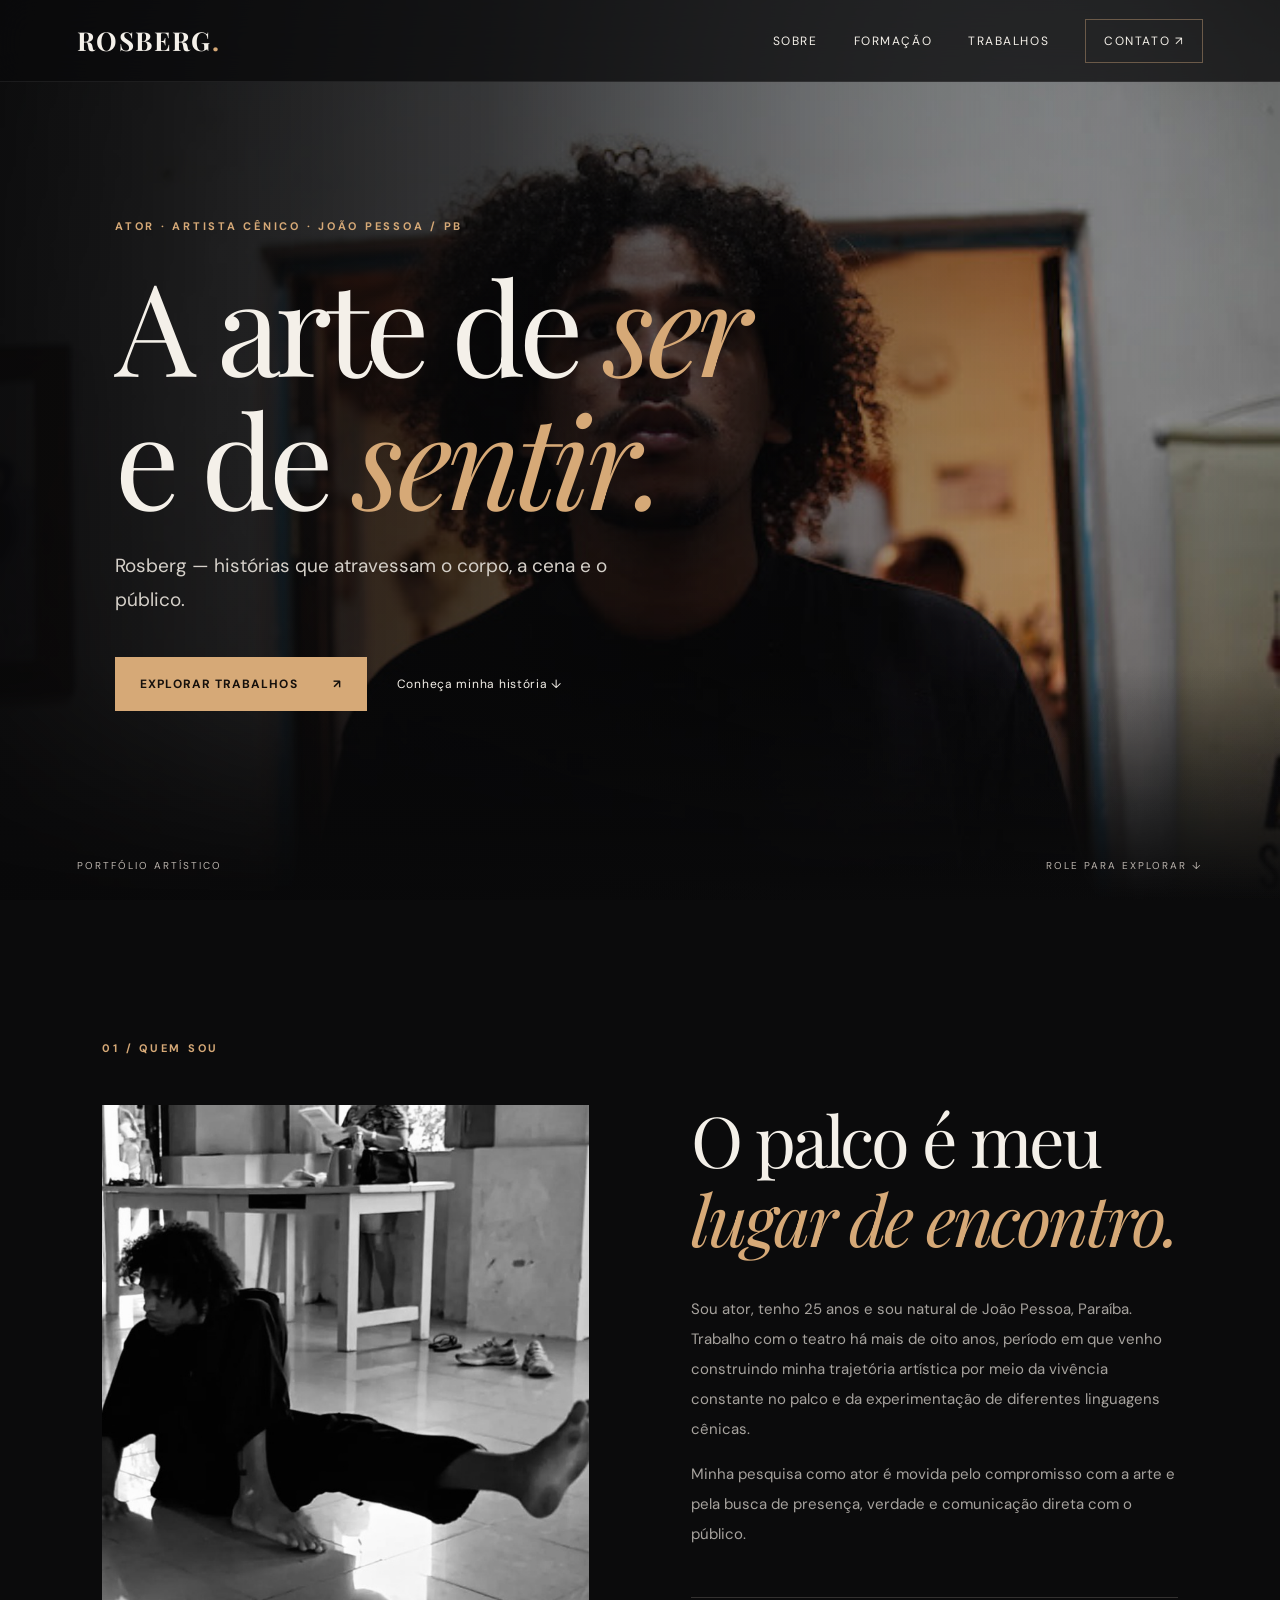
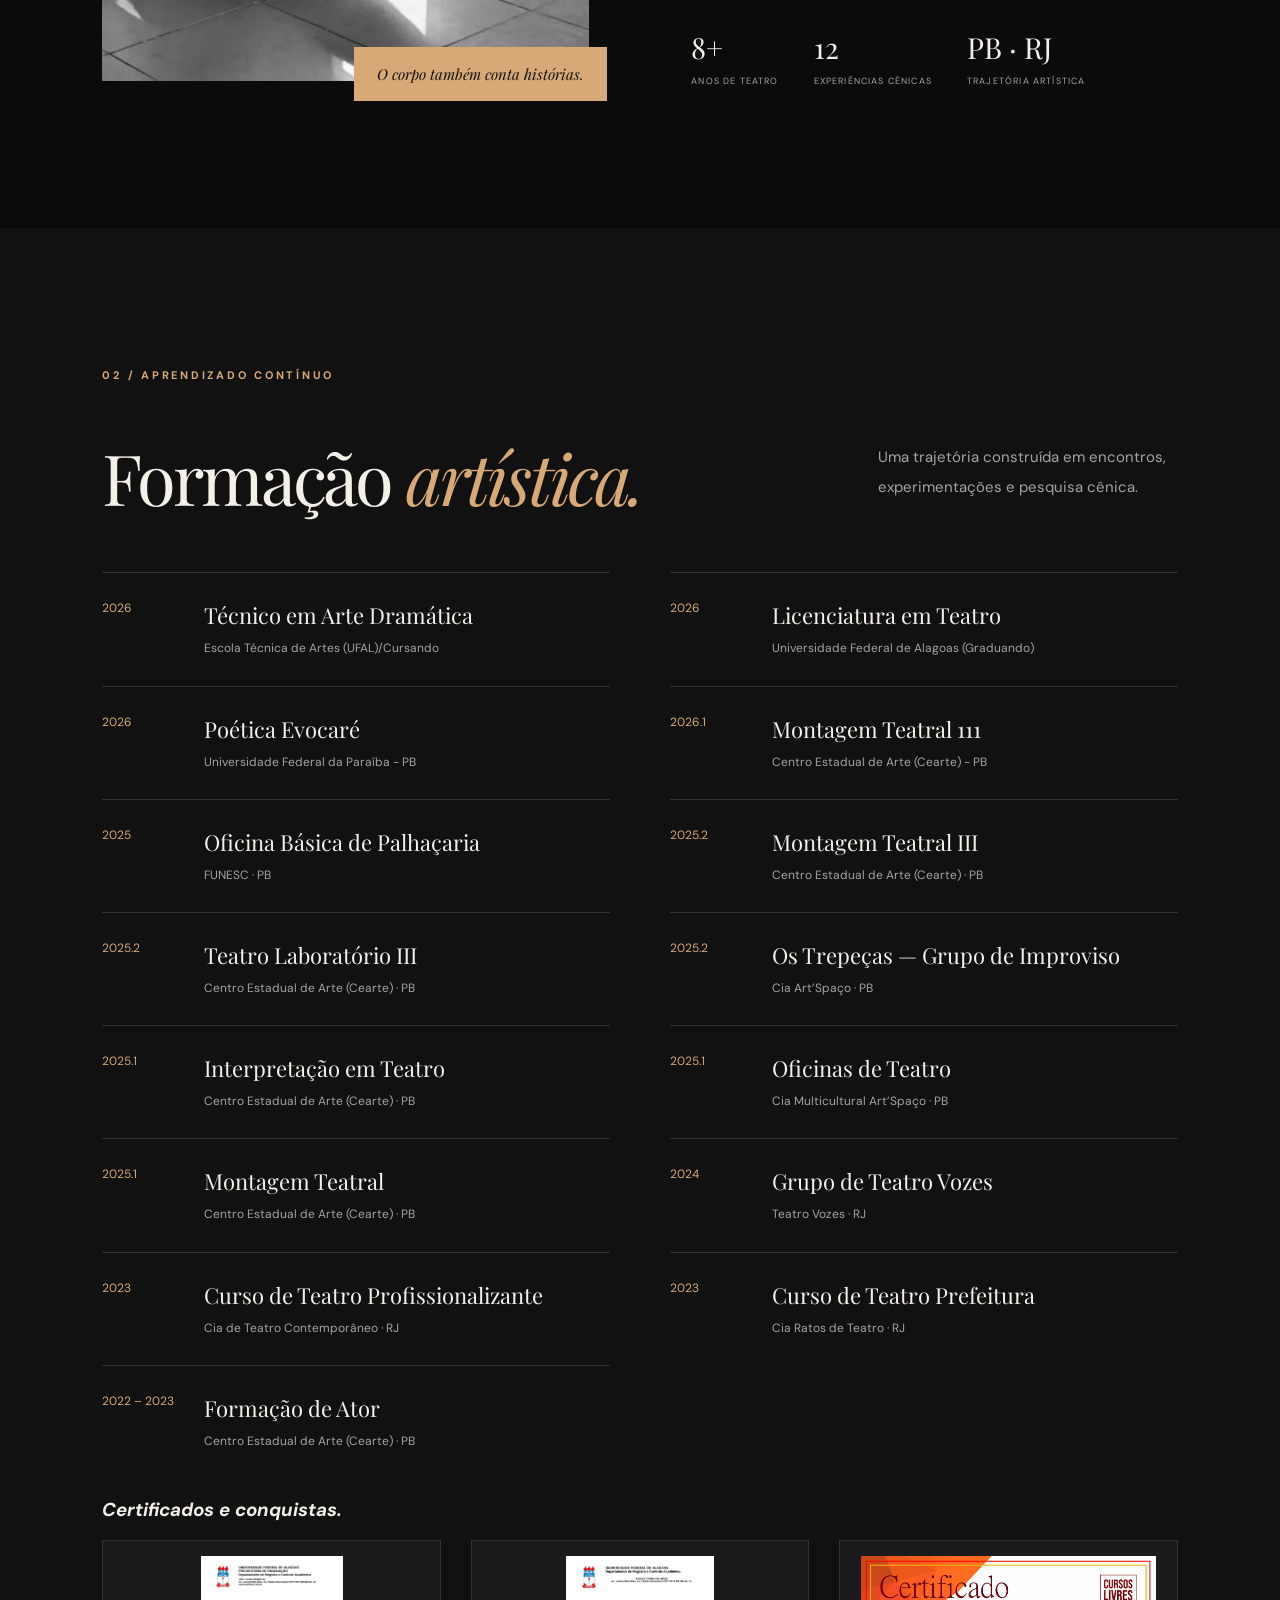
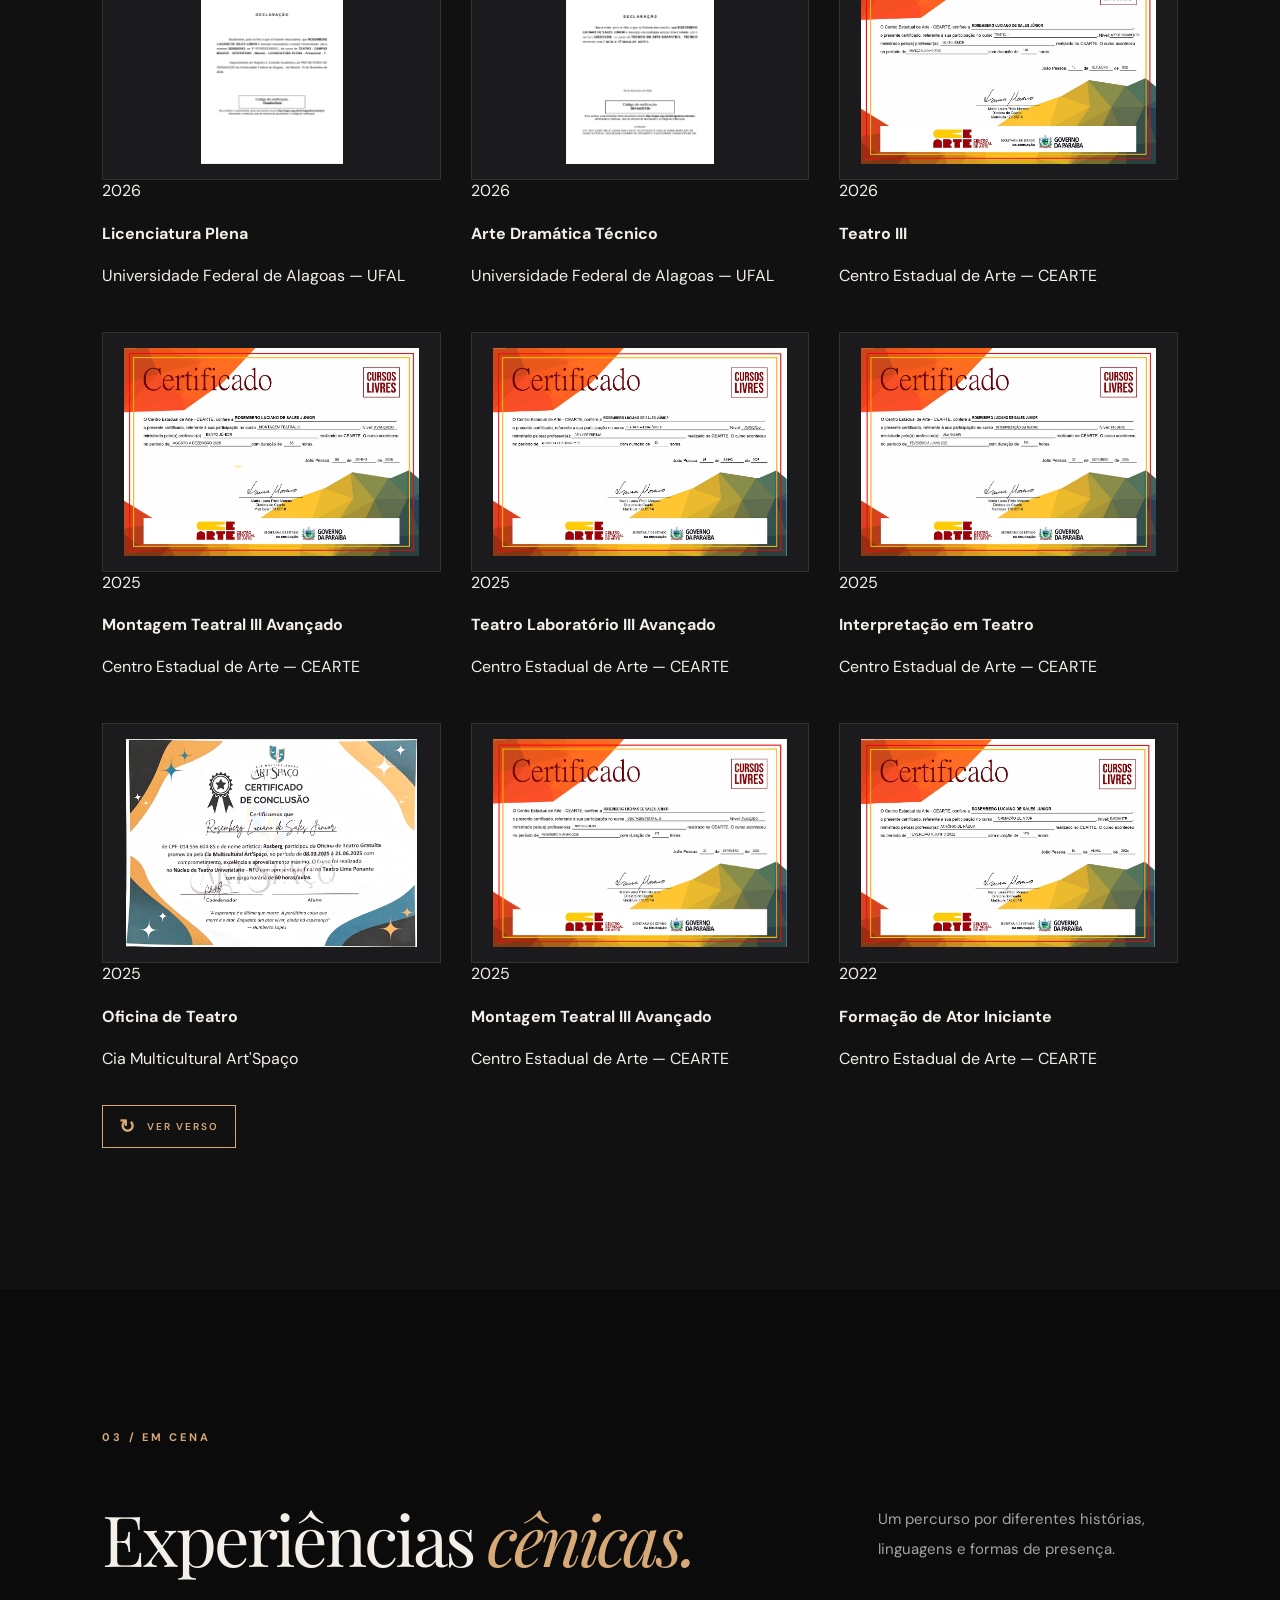
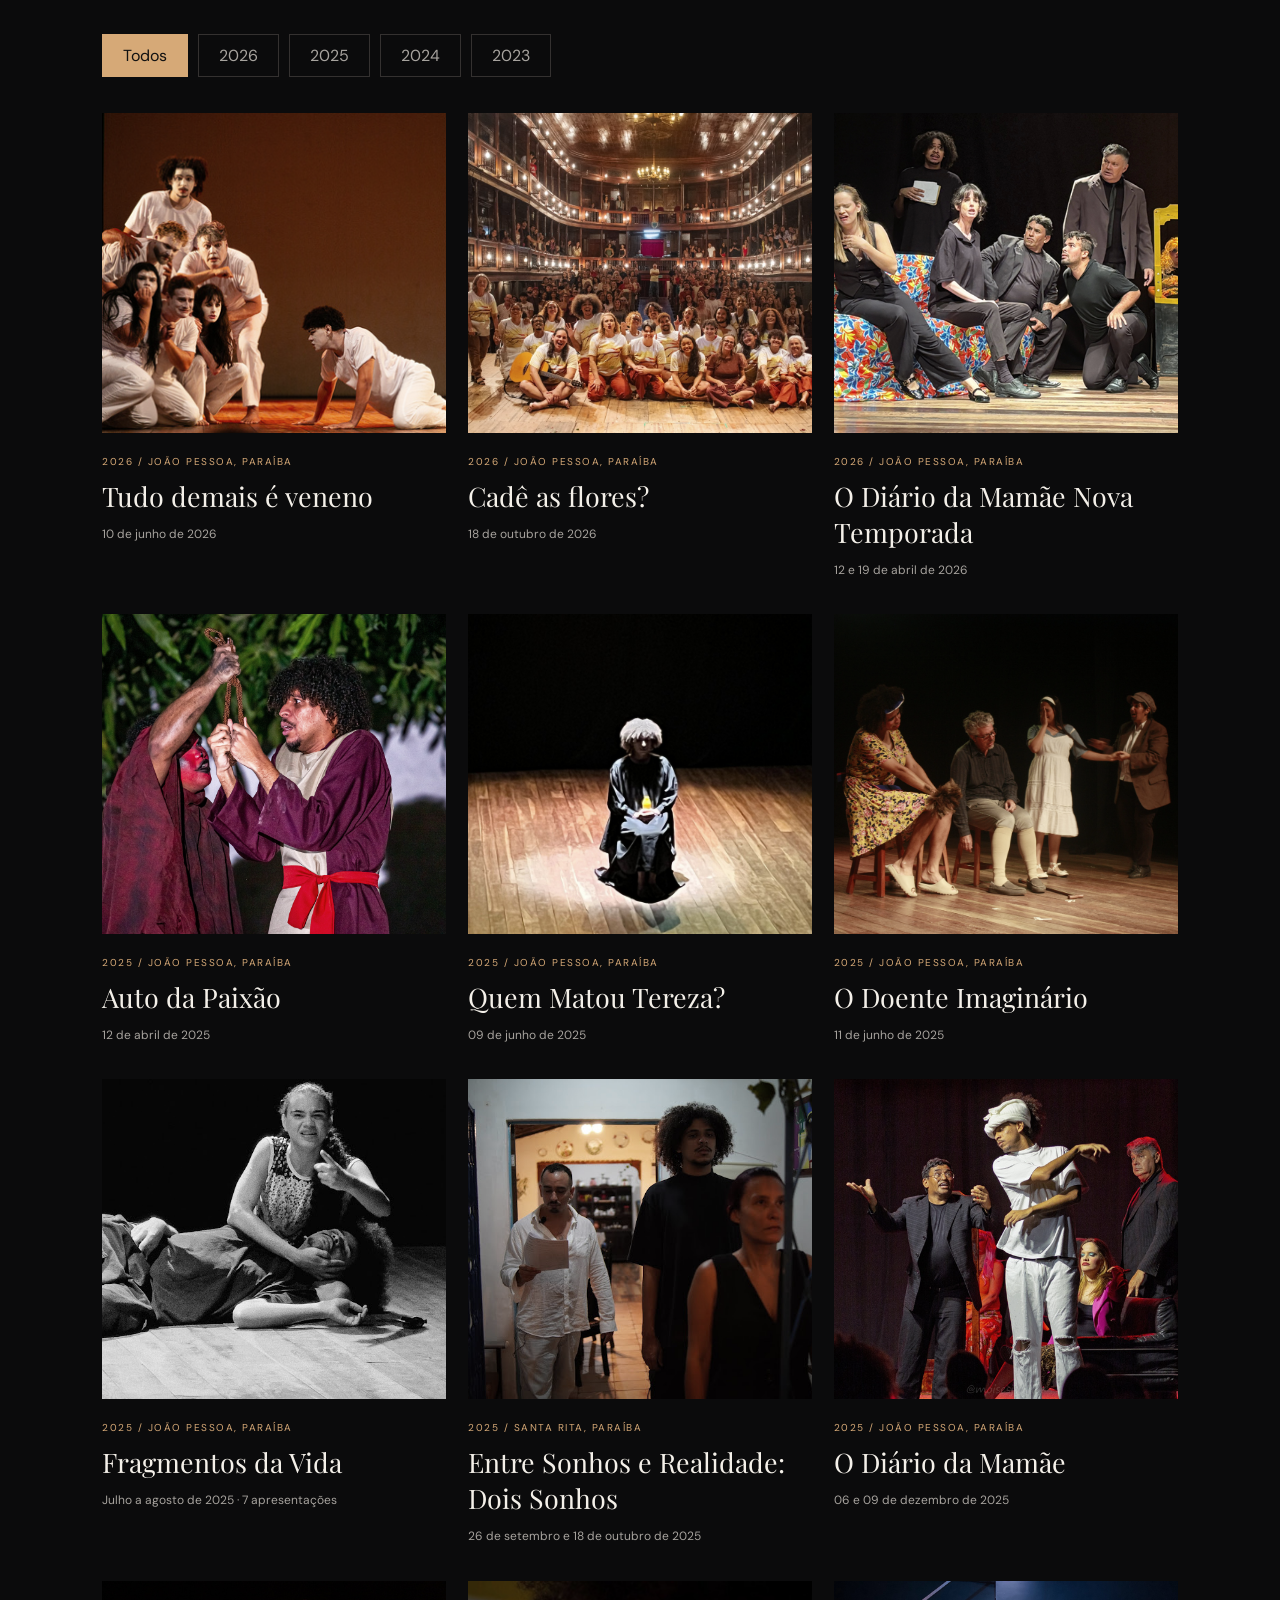
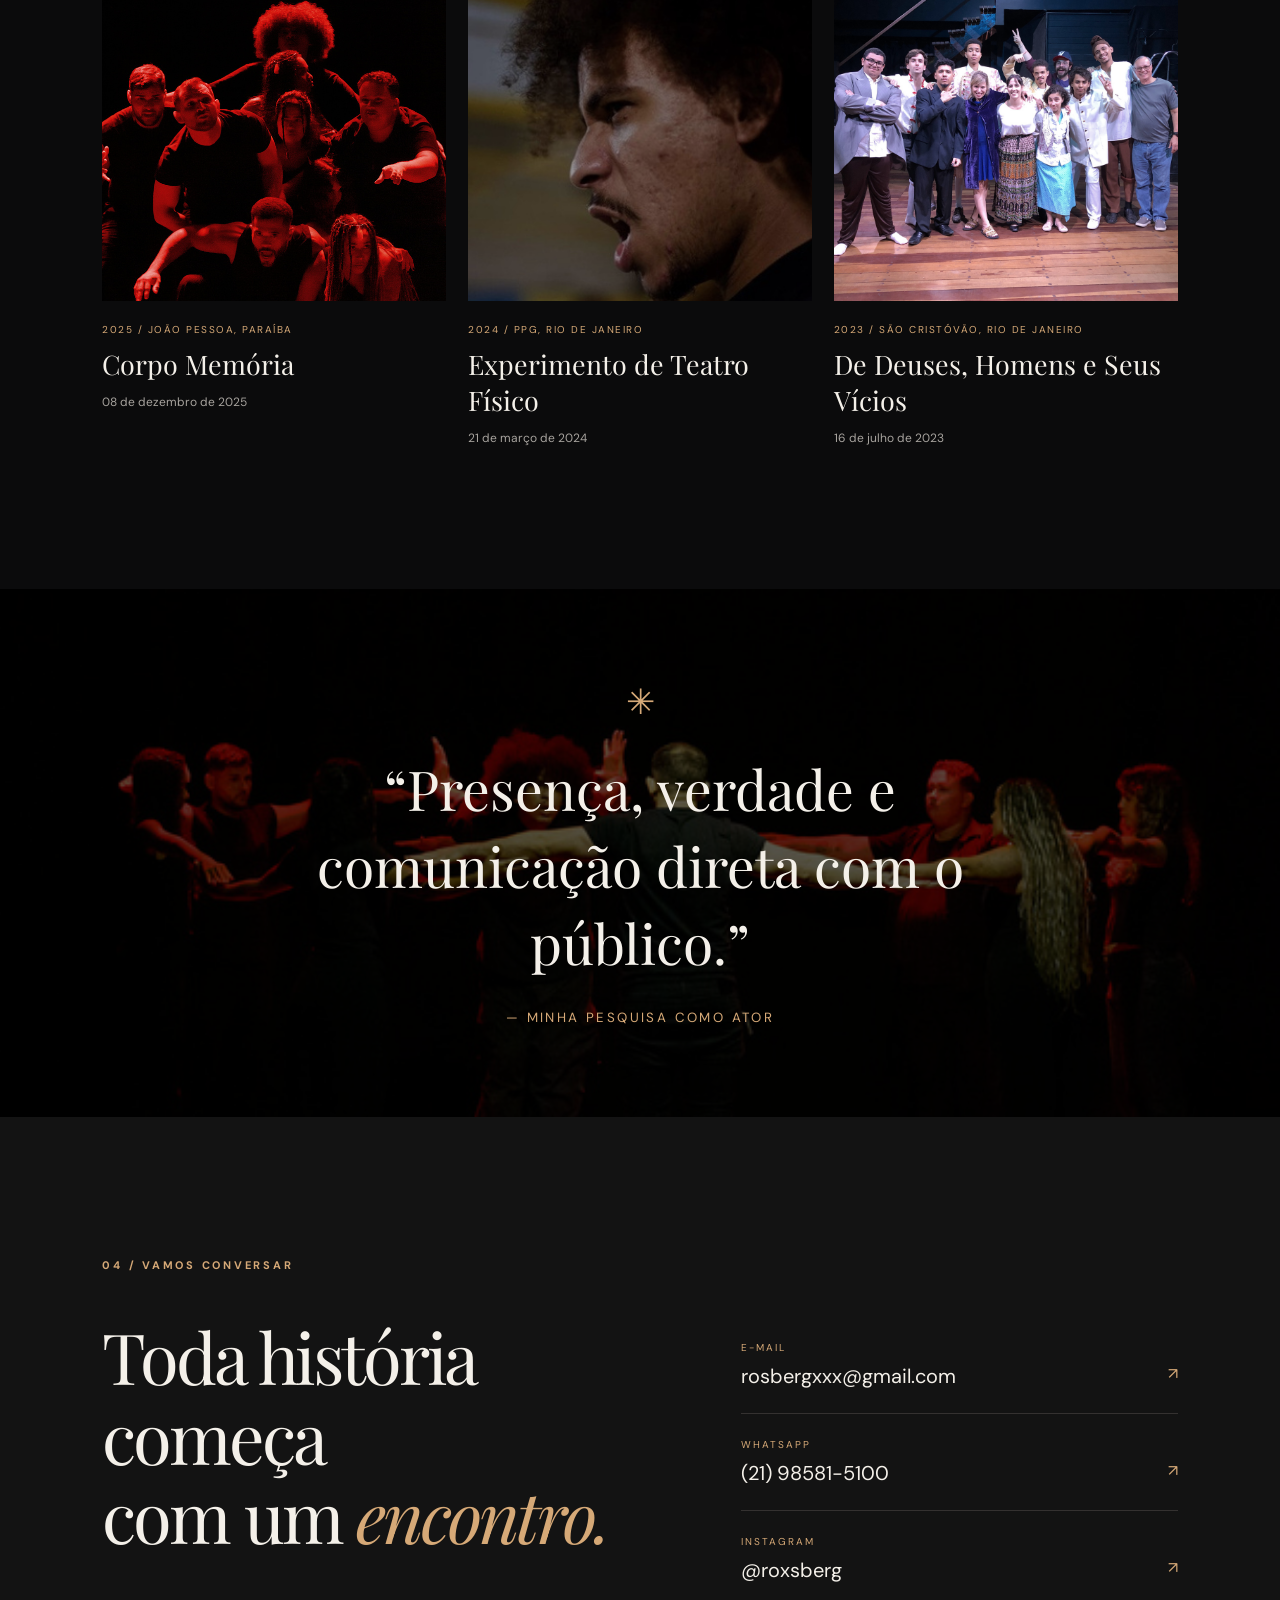
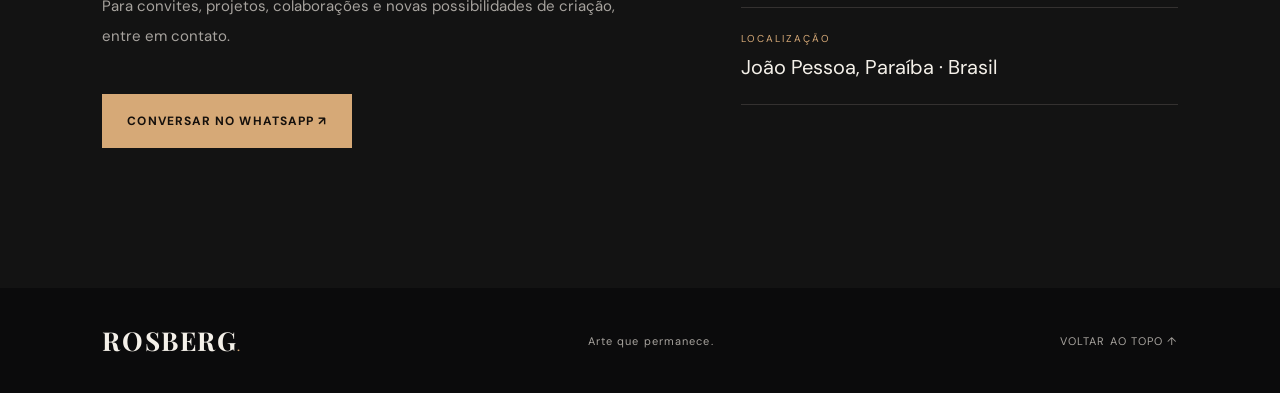
<file: rosberg-site/index.html>
<!doctype html>
<html lang="pt-BR">
  <head>
    <meta charset="utf-8">
    <meta name="viewport" content="width=device-width, initial-scale=1">
    <meta name="theme-color" content="#0b0b0c">
    <meta name="description" content="Rosberg — ator e artista cênico. Conheça sua trajetória, formação e experiências no teatro.">
    <title>Rosberg — Ator & Artista Cênico</title>
    
    <link rel="preconnect" href="https://fonts.googleapis.com">
    <link rel="preconnect" href="https://fonts.gstatic.com" crossorigin>
    <link href="https://fonts.googleapis.com/css2?family=DM+Sans:wght@400;500;600;700&family=Playfair+Display:wght@400;500;600;700&display=swap" rel="stylesheet">
    <link rel="stylesheet" href="style.css">
  </head>
  <body>
    <div class="progress" id="progress"></div>

    <header class="header">
      <a class="brand" href="#inicio">ROSBERG<span class="brand-dot">.</span></a>
      <button class="menu-toggle" id="menuToggle" aria-label="Abrir menu" aria-expanded="false">
        <span></span><span></span>
      </button>
      <nav id="nav" aria-label="Menu principal">
        <a href="#sobre">Sobre</a>
        <a href="#formacao">Formação</a>
        <a href="#trabalhos">Trabalhos</a>
        <a href="#contato" class="nav-contact">Contato ↗</a>
      </nav>
    </header>

    <main>
      <section class="hero" id="inicio">
        <div class="hero-photo"></div>
        <div class="hero-shade"></div>
        <div class="hero-content">
          <div class="eyebrow reveal">ATOR · ARTISTA CÊNICO · JOÃO PESSOA / PB</div>
          <h1 class="reveal">A arte de <em>ser</em><br>e de <em>sentir.</em></h1>
          <p class="reveal">Rosberg — histórias que atravessam o corpo, a cena e o público.</p>
          <div class="hero-actions reveal">
            <a class="button button-primary" href="#trabalhos">Explorar trabalhos <span>↗</span></a>
            <a class="text-link" href="#sobre">Conheça minha história ↓</a>
          </div>
        </div>
        <div class="hero-bottom">
          <span>PORTFÓLIO ARTÍSTICO</span>
          <span>ROLE PARA EXPLORAR ↓</span>
        </div>
      </section>

      <section class="section about" id="sobre">
        <div class="section-kicker reveal">01 / QUEM SOU</div>
        <div class="about-grid">
          <div class="about-image-wrap reveal">
            <img src="assets/foto-1-6.png" alt="Rosberg em expressão corporal no palco" loading="lazy">
            <span class="image-note">O corpo também conta histórias.</span>
          </div>
          <div class="about-copy">
            <h2 class="section-title reveal">O palco é meu<br><em>lugar de encontro.</em></h2>
            <p class="reveal">Sou ator, tenho 25 anos e sou natural de João Pessoa, Paraíba. Trabalho com o teatro há mais de oito anos, período em que venho construindo minha trajetória artística por meio da vivência constante no palco e da experimentação de diferentes linguagens cênicas.</p>
            <p class="reveal">Minha pesquisa como ator é movida pelo compromisso com a arte e pela busca de presença, verdade e comunicação direta com o público.</p>
            <div class="stats reveal">
              <div><strong>8+</strong><span>ANOS DE TEATRO</span></div>
              <div><strong>12</strong><span>EXPERIÊNCIAS CÊNICAS</span></div>
              <div><strong>PB · RJ</strong><span>TRAJETÓRIA ARTÍSTICA</span></div>
            </div>
          </div>
        </div>
      </section>

      <section class="section training" id="formacao">
        <div class="section-kicker reveal">02 / APRENDIZADO CONTÍNUO</div>
        <div class="section-heading reveal">
          <h2 class="section-title">Formação <em>artística.</em></h2>
          <p>Uma trajetória construída em encontros, experimentações e pesquisa cênica.</p>
        </div>
        <div class="timeline" id="timeline"></div>
        <!-- CERTIFICAÇÕES ARTÍSTICAS -->
<div class="certifications">

    <div class="certifications-heading reveal">

        <span class="certifications-label">
            
        </span>

        <h3>
            <em>Certificados e conquistas.</em>
        </h3>

     
    </div>

    <div
        class="certifications-grid"
        id="certificationsGrid"
    ></div>

</div>
      </section>

      <section class="section works" id="trabalhos">
        <div class="section-kicker reveal">03 / EM CENA</div>
        <div class="section-heading reveal">
          <h2 class="section-title">Experiências <em>cênicas.</em></h2>
          <p>Um percurso por diferentes histórias, linguagens e formas de presença.</p>
        </div>
        <div class="filters reveal">
          <button class="filter active" data-filter="all">Todos</button>
          <button class="filter" data-filter="2026">2026</button>
          <button class="filter" data-filter="2025">2025</button>
          <button class="filter" data-filter="2024">2024</button>
          <button class="filter" data-filter="2023">2023</button>
        </div>
        <div class="work-grid" id="workGrid"></div>
      </section>

      <section class="quote-section">
        <div class="quote-inner reveal">
          <span>✳</span>
          <blockquote>“Presença, verdade e comunicação direta com o público.”</blockquote>
          <small>— MINHA PESQUISA COMO ATOR</small>
        </div>
      </section>

      <section class="section contact" id="contato">
        <div class="section-kicker reveal">04 / VAMOS CONVERSAR</div>
        <div class="contact-grid">
          <div>
            <h2 class="section-title reveal">Toda história começa<br>com um <em>encontro.</em></h2>
            <p class="reveal">Para convites, projetos, colaborações e novas possibilidades de criação, entre em contato.</p>
            <a class="button button-primary reveal" href="https://wa.me/5521985815100" target="_blank" rel="noopener noreferrer">Conversar no WhatsApp ↗</a>
          </div>
          <div class="contact-links reveal">
            <a href="mailto:rosbergxxx@gmail.com"><span>E-MAIL</span><strong>rosbergxxx@gmail.com</strong><b>↗</b></a>
            <a href="https://wa.me/5521985815100" target="_blank" rel="noopener noreferrer"><span>WHATSAPP</span><strong>(21) 98581-5100</strong><b>↗</b></a>
            <a href="https://www.instagram.com/roxsberg/" target="_blank" rel="noopener noreferrer"><span>INSTAGRAM</span><strong>@roxsberg</strong><b>↗</b></a>
            <div class="location"><span>LOCALIZAÇÃO</span><strong>João Pessoa, Paraíba · Brasil</strong></div>
          </div>
        </div>
      </section>
    </main>

    <footer>
      <a class="brand" href="#inicio">ROSBERG<span class="brand-dot">.</span></a>
      <span>Arte que permanece.</span>
      <a href="#inicio">VOLTAR AO TOPO ↑</a>
    </footer>

    <dialog id="lightbox" aria-label="Fotografia do espetáculo">
      <button id="closeLightbox" aria-label="Fechar imagem">✕</button>
      <img id="lightboxImage" alt="">
      <p id="lightboxCaption"></p>
    </dialog>

    <script src="script.js" defer></script>
  </body>
</html>
</file>
<file: rosberg-site/style.css>
:root {
  --bg: #0b0b0c;
  --surface: #151516;
  --text: #f4f0e9;
  --muted: #a7a39e;
  --accent: #d6a977;
  --line: #343130;
}

* {
  box-sizing: border-box;
}

html {
  scroll-behavior: smooth;
  scroll-padding-top: 80px;
}

body {
  margin: 0;
  background: var(--bg);
  color: var(--text);
  font-family: 'DM Sans', sans-serif;
  -webkit-font-smoothing: antialiased;
}

a {
  color: inherit;
  text-decoration: none;
}

button {
  font: inherit;
}

img {
  display: block;
  width: 100%;
}

::selection {
  background: var(--accent);
  color: #111;
}

.progress {
  position: fixed;
  top: 0;
  left: 0;
  width: 0;
  height: 3px;
  background: var(--accent);
  z-index: 30;
}

.header {
  position: fixed;
  top: 0;
  left: 0;
  width: 100%;
  height: 82px;
  display: flex;
  align-items: center;
  justify-content: space-between;
  padding: 0 clamp(24px, 6vw, 110px);
  z-index: 20;
  background: rgba(10, 10, 11, 0.76);
  backdrop-filter: blur(18px);
  border-bottom: 1px solid #ffffff13;
}

.brand {
  font-family: 'Playfair Display', serif;
  font-size: 26px;
  font-weight: 700;
  letter-spacing: .06em;
}

.brand-dot {
  color: var(--accent);
}

nav {
  display: flex;
  gap: 36px;
  align-items: center;
}

nav a {
  font-size: 12px;
  text-transform: uppercase;
  letter-spacing: .13em;
  transition: color .25s;
}

nav a:hover,
.text-link:hover {
  color: var(--accent);
}

.nav-contact {
  border: 1px solid #6b5a49;
  padding: 13px 18px;
}

.menu-toggle {
  display: none;
}

.hero {
  min-height: 760px;
  height: 100svh;
  position: relative;
  display: flex;
  align-items: center;
  overflow: hidden;
}

.hero-photo {
  position: absolute;
  inset: 0;
  background: url('assets/foto-1-5.png') center 25%/cover no-repeat;
  transform: scale(1.04);
  animation: heroZoom 13s ease-out forwards;
}

.hero-shade {
  position: absolute;
  inset: 0;
  background: linear-gradient(90deg, rgba(8, 8, 9, 0.94) 0%, rgba(8, 8, 9, 0.76) 38%, rgba(8, 8, 9, 0.12) 100%), 
              linear-gradient(0deg, #0b0b0c 0%, transparent 26%);
}

.hero-content {
  position: relative;
  z-index: 1;
  padding: 100px clamp(24px, 9vw, 155px) 70px;
  max-width: 1100px;
}

.eyebrow,
.section-kicker {
  color: var(--accent);
  font-size: 11px;
  letter-spacing: .25em;
  font-weight: 700;
}

.hero h1,
.section-title {
  font-family: 'Playfair Display', serif;
  font-weight: 400;
  letter-spacing: -.045em;
}

.hero h1 {
  font-size: clamp(68px, 10vw, 152px);
  line-height: 1.04;
  margin: 25px 0;
}

.hero h1 em,
.section-title em {
  font-weight: 400;
  color: var(--accent);
}

.hero-content > p {
  color: #d5d0c9;
  font-size: clamp(15px, 1.6vw, 19px);
  max-width: 500px;
  line-height: 1.8;
}

.hero-actions {
  display: flex;
  align-items: center;
  gap: 30px;
  margin-top: 40px;
  flex-wrap: wrap;
}

.button {
  display: inline-flex;
  align-items: center;
  justify-content: space-between;
  gap: 35px;
  padding: 19px 25px;
  font-size: 12px;
  font-weight: 700;
  letter-spacing: .09em;
  text-transform: uppercase;
  transition: transform .25s, background .25s;
}

.button:hover {
  transform: translateY(-4px);
}

.button-primary {
  background: var(--accent);
  color: #15100c;
}

.button-primary:hover {
  background: #f1c69a;
}

.text-link {
  font-size: 12px;
  letter-spacing: .06em;
  transition: color .25s;
}

.hero-bottom {
  position: absolute;
  bottom: 28px;
  left: clamp(24px, 6vw, 110px);
  right: clamp(24px, 6vw, 110px);
  display: flex;
  justify-content: space-between;
  z-index: 1;
  font-size: 10px;
  letter-spacing: .2em;
  color: #bbb4ad;
}

.section {
  padding: clamp(90px, 11vw, 160px) clamp(24px, 8vw, 135px);
}

.section-kicker {
  margin-bottom: 45px;
}

.about-grid {
  display: grid;
  grid-template-columns: 1fr 1fr;
  align-items: center;
  gap: clamp(40px, 8vw, 140px);
}

.about-image-wrap {
  position: relative;
}

.about-image-wrap img {
  height: clamp(400px, 45vw, 650px);
  object-fit: cover;
  filter: grayscale(100%);
  transition: filter .6s, transform .6s;
}

.about-image-wrap:hover img {
  filter: grayscale(20%);
}

.image-note {
  position: absolute;
  bottom: -20px;
  right: -18px;
  background: var(--accent);
  color: #18130e;
  padding: 17px 23px;
  font-family: 'Playfair Display', serif;
  font-style: italic;
  font-size: 15px;
}

.section-title {
  font-size: clamp(45px, 5.5vw, 85px);
  line-height: 1.13;
  margin: 0 0 35px;
}

.about-copy p,
.section-heading p,
.contact p {
  color: var(--muted);
  font-size: 15px;
  line-height: 2;
  max-width: 590px;
}

.stats {
  display: flex;
  gap: 35px;
  flex-wrap: wrap;
  margin-top: 48px;
  padding-top: 30px;
  border-top: 1px solid var(--line);
}

.stats div {
  display: flex;
  flex-direction: column;
  gap: 9px;
}

.stats strong {
  font-family: 'Playfair Display', serif;
  font-size: 29px;
  font-weight: 400;
}

.stats span {
  font-size: 9px;
  letter-spacing: .13em;
  color: var(--muted);
}

.training {
  background: #111112;
}

.section-heading {
  display: flex;
  align-items: end;
  justify-content: space-between;
  gap: 35px;
  margin-bottom: 55px;
}

.section-heading .section-title {
  margin-bottom: 0;
}

.section-heading p {
  max-width: 300px;
}

.timeline {
  display: grid;
  grid-template-columns: repeat(2, minmax(0, 1fr));
  gap: 0 60px;
}

.timeline-item {
  display: grid;
  grid-template-columns: 80px 1fr;
  gap: 22px;
  padding: 27px 0;
  border-top: 1px solid var(--line);
  transition: padding-left .25s;
}

.timeline-item:hover {
  padding-left: 9px;
}

.timeline-year {
  color: var(--accent);
  font-size: 12px;
}

.timeline-item h3 {
  font-family: 'Playfair Display', serif;
  font-size: 22px;
  font-weight: 400;
  margin: 0 0 9px;
}

.timeline-item p {
  color: var(--muted);
  font-size: 12px;
  margin: 0;
  line-height: 1.6;
}

.filters {
  display: flex;
  gap: 10px;
  margin-bottom: 36px;
  flex-wrap: wrap;
}

.filter {
  border: 1px solid var(--line);
  background: transparent;
  color: var(--muted);
  padding: 10px 20px;
  cursor: pointer;
  transition: all .2s;
}

.filter:hover,
.filter.active {
  background: var(--accent);
  color: #111;
  border-color: var(--accent);
}

.work-grid {
  display: grid;
  grid-template-columns: repeat(3, minmax(0, 1fr));
  gap: 34px 22px;
}

.work-card {
  min-width: 0;
  animation: cardIn .45s both;
}

.work-image {
  width: 100%;
  height: clamp(210px, 25vw, 350px);
  overflow: hidden;
  border: 0;
  background: #1a1919;
  padding: 0;
  cursor: zoom-in;
  position: relative;
}

.work-image img {
  height: 100%;
  object-fit: cover;
  transition: transform .6s, filter .6s;
  filter: saturate(.8);
}

.work-image:hover img {
  transform: scale(1.08);
  filter: saturate(1.1);
}

.work-image:after {
  content: 'VER FOTO ↗';
  position: absolute;
  right: 15px;
  bottom: 15px;
  padding: 10px 12px;
  background: #0b0b0cbd;
  color: white;
  font-size: 10px;
  letter-spacing: .1em;
  opacity: 0;
  transform: translateY(8px);
  transition: all .3s;
}

.work-image:hover:after {
  opacity: 1;
  transform: none;
}

.work-meta {
  color: var(--accent);
  font-size: 10px;
  letter-spacing: .15em;
  margin-top: 17px;
  text-transform: uppercase;
}

.work-card h3 {
  font-family: 'Playfair Display', serif;
  font-size: clamp(21px, 2.1vw, 29px);
  font-weight: 400;
  margin: 10px 0;
}

.work-card p {
  color: var(--muted);
  font-size: 12px;
  line-height: 1.7;
  margin: 0;
}

.quote-section {
  background: linear-gradient(#0009, #000b), url('assets/foto-2-16.png') center/cover;
  min-height: 470px;
  display: grid;
  place-items: center;
  text-align: center;
  padding: 90px 24px;
}

.quote-inner {
  max-width: 850px;
}

.quote-inner > span {
  color: var(--accent);
  font-size: 35px;
}

.quote-inner blockquote {
  font: 400 clamp(30px, 4.3vw, 61px)/1.4 'Playfair Display', serif;
  margin: 25px 0;
}

.quote-inner small {
  color: var(--accent);
  letter-spacing: .18em;
}

.contact {
  background: #131313;
}

.contact-grid {
  display: grid;
  grid-template-columns: 1.2fr 1fr;
  gap: clamp(50px, 9vw, 140px);
}

.contact .button {
  margin-top: 28px;
}

.contact-links a,
.location {
  display: grid;
  grid-template-columns: 1fr auto;
  gap: 9px;
  padding: 24px 0;
  border-bottom: 1px solid var(--line);
  transition: padding .25s;
}

.contact-links a:hover {
  padding-left: 10px;
}

.contact-links span,
.location span {
  grid-column: 1/-1;
  color: var(--accent);
  font-size: 10px;
  letter-spacing: .2em;
}

.contact-links strong,
.location strong {
  font-size: clamp(15px, 1.6vw, 20px);
  font-weight: 400;
  overflow-wrap: anywhere;
}

.contact-links b {
  font-weight: 400;
  color: var(--accent);
}

footer {
  padding: 35px clamp(24px, 8vw, 135px);
  display: flex;
  justify-content: space-between;
  align-items: center;
  gap: 20px;
}

footer span,
footer > a:last-child {
  font-size: 11px;
  color: var(--muted);
  letter-spacing: .1em;
}

dialog {
  border: 1px solid #555;
  background: #111;
  color: #eee;
  padding: 18px;
  max-width: min(92vw, 1100px);
  max-height: 92vh;
}

dialog::backdrop {
  background: #000e;
  backdrop-filter: blur(6px);
}

dialog img {
  max-height: 75vh;
  object-fit: contain;
}

dialog p {
  font-size: 13px;
  color: var(--muted);
}

#closeLightbox {
  position: absolute;
  right: 18px;
  top: 18px;
  background: #111;
  color: white;
  border: 1px solid #777;
  padding: 9px 13px;
  cursor: pointer;
}

.reveal {
  opacity: 0;
  transform: translateY(35px);
  transition: opacity .8s ease, transform .8s cubic-bezier(.2, .7, .2, 1);
}

.reveal.visible {
  opacity: 1;
  transform: translateY(0);
}

@keyframes heroZoom {
  to { transform: scale(1); }
}

@keyframes cardIn {
  from { opacity: 0; transform: translateY(15px); }
  to { opacity: 1; transform: translateY(0); }
}

@media (max-width: 900px) {
  .about-grid,
  .contact-grid {
    grid-template-columns: 1fr;
  }
  .about-image-wrap img {
    height: 520px;
  }
  .timeline {
    gap: 0 30px;
  }
  .work-grid {
    grid-template-columns: repeat(2, minmax(0, 1fr));
  }
  .section-heading {
    align-items: start;
    flex-direction: column;
  }
  .hero-photo {
    background-position: 60% center;
  }
}

@media (max-width: 640px) {
  .header {
    height: 68px;
    padding: 0 22px;
  }
  .brand {
    font-size: 23px;
  }
  .menu-toggle {
    display: flex;
    width: 42px;
    height: 42px;
    flex-direction: column;
    justify-content: center;
    gap: 7px;
    border: 0;
    background: none;
    cursor: pointer;
    z-index: 2;
  }
  .menu-toggle span {
    height: 2px;
    width: 25px;
    background: white;
    transition: transform .25s;
  }
  .menu-toggle[aria-expanded=true] span:first-child {
    transform: translateY(4.5px) rotate(45deg);
  }
  .menu-toggle[aria-expanded=true] span:last-child {
    transform: translateY(-4.5px) rotate(-45deg);
  }
  nav {
    position: absolute;
    top: 68px;
    left: 0;
    right: 0;
    background: #101011;
    display: none;
    flex-direction: column;
    align-items: stretch;
    gap: 0;
    padding: 15px 24px 25px;
    border-bottom: 1px solid var(--line);
  }
  nav.open {
    display: flex;
  }
  nav a {
    padding: 17px 0;
  }
  .nav-contact {
    padding: 17px;
    border: 0;
  }
  .hero {
    min-height: 670px;
    height: 100svh;
  }
  .hero-photo {
    background-position: 60% center;
  }
  .hero-shade {
    background: linear-gradient(90deg, #080809df, #08080955), linear-gradient(0deg, #0b0b0c, transparent 35%);
  }
  .hero-content {
    padding: 90px 24px 70px;
  }
  .hero h1 {
    font-size: clamp(56px, 13vw, 84px);
  }
  .hero-actions {
    gap: 22px;
  }
  .hero-bottom {
    left: 24px;
    right: 24px;
    font-size: 8px;
  }
  .section {
    padding: 85px 24px;
  }
  .section-kicker {
    margin-bottom: 28px;
  }
  .about-image-wrap img {
    height: 400px;
  }
  .image-note {
    right: 0;
  }
  .stats {
    gap: 23px;
  }
  .timeline {
    grid-template-columns: 1fr;
  }
  .timeline-item {
    grid-template-columns: 65px 1fr;
  }
  .work-grid {
    grid-template-columns: 1fr;
  }
  .work-image {
    height: 300px;
  }
  .quote-section {
    min-height: 360px;
  }
  .contact-grid {
    gap: 35px;
  }
  footer {
    flex-wrap: wrap;
    padding: 28px 24px;
  }
  footer span {
    order: 3;
    width: 100%;
  }
}

@media (prefers-reduced-motion: reduce) {
  *, *:before, *:after {
    scroll-behavior: auto !important;
    animation: none !important;
    transition: none !important;
  }
  .reveal {
    opacity: 1;
    transform: none;
  }
}

/* ==========================================
   CERTIFICADOS — ANIMAÇÃO FLIP 3D
========================================== */


/* ÁREA COM PERSPECTIVA */

.certificate-flip-container {

    width: 100%;
    height: 240px;

    perspective: 1200px;

}


/* ELEMENTO QUE GIRA */

.certificate-flip-inner {

    position: relative;

    width: 100%;
    height: 100%;

    transform-style: preserve-3d;

    transition:
        transform 0.85s cubic-bezier(
            0.22, 1, 0.36, 1
        );

}


/* ATIVA A ROTAÇÃO */

.certification-card.is-flipped
.certificate-flip-inner {

    transform: rotateY(180deg);

}


/* FACES DO CERTIFICADO */

.certificate-face {

    position: absolute;

    inset: 0;

    width: 100%;
    height: 100%;

    backface-visibility: hidden;
    -webkit-backface-visibility: hidden;

    background: #1b1b1d;

    border: 1px solid var(--line);

    overflow: hidden;

    transition: border-color .3s ease;

}


/* FRENTE */

.certificate-front {

    transform: rotateY(0deg);

}


/* VERSO */

.certificate-back {

    transform: rotateY(180deg);

}


/* BOTÃO DE VISUALIZAÇÃO */

.certificate-view {

    position: relative;

    display: flex;

    align-items: center;
    justify-content: center;

    width: 100%;
    height: 100%;

    padding: 15px;

    background: transparent;

    border: none;

    cursor: pointer;

}


/* IMAGEM */

.certificate-view img {

    width: 100%;
    height: 100%;

    object-fit: contain;

    display: block;

    transition: transform .45s ease;

}


/* HOVER NA IMAGEM */

.certificate-view:hover img {

    transform: scale(1.045);

}


/* TEXTO DE AMPLIAR */

.certificate-zoom {

    position: absolute;

    inset: 0;

    display: flex;

    align-items: center;
    justify-content: center;

    background: rgba(0, 0, 0, .72);

    color: #fff;

    font-size: 11px;
    font-weight: 600;

    letter-spacing: 2px;

    opacity: 0;

    transition: opacity .35s ease;

}


/* MOSTRAR OVERLAY */

.certificate-view:hover .certificate-zoom,
.certificate-view:focus-visible .certificate-zoom {

    opacity: 1;

}


/* BORDA NO HOVER */

.certificate-face:hover {

    border-color: var(--accent);

}


/* ==========================================
   BOTÃO DE VIRAR CERTIFICADO
========================================== */

.certificate-flip-btn {

    display: inline-flex;

    align-items: center;
    justify-content: center;

    gap: 10px;

    margin-top: 20px;

    padding: 11px 16px;

    background: transparent;

    color: var(--accent);

    border: 1px solid var(--accent);

    font-size: 10px;
    font-weight: 600;

    letter-spacing: 2px;

    cursor: pointer;

    transition:
        background .3s ease,
        color .3s ease,
        transform .3s ease;

}


/* HOVER DO BOTÃO */

.certificate-flip-btn:hover {

    background: var(--accent);

    color: #111;

    transform: translateY(-2px);

}


/* ÍCONE DE ROTAÇÃO */

.flip-icon {

    display: inline-block;

    font-size: 19px;

    line-height: 1;

    transition: transform .6s ease;

}


/* ANIMAR ÍCONE */

.certification-card.is-flipped
.flip-icon {

    transform: rotate(180deg);

}


/* ==========================================
   RESPONSIVIDADE
========================================== */

@media (max-width: 900px) {

    .certificate-flip-container {

        height: 240px;

    }

}


@media (max-width: 640px) {

    .certificate-flip-container {

        height: 260px;

    }

}


/* ACESSIBILIDADE */

@media (prefers-reduced-motion: reduce) {

    .certificate-flip-inner {

        transition: none;

    }

}





/* ==========================================
   CERTIFICAÇÕES — GRADE 3x3
========================================== */

/* COMPUTADORES */
.certifications-grid {
    display: grid;
    grid-template-columns: repeat(3, minmax(0, 1fr));
    gap: 30px;
    width: 100%;
    align-items: start;
}

/* TABLETS */
@media (max-width: 900px) {
    .certifications-grid {
        grid-template-columns: repeat(2, minmax(0, 1fr));
    }
}

/* CELULARES */
@media (max-width: 640px) {
    .certifications-grid {
        grid-template-columns: 1fr;
    }
}
</file>
